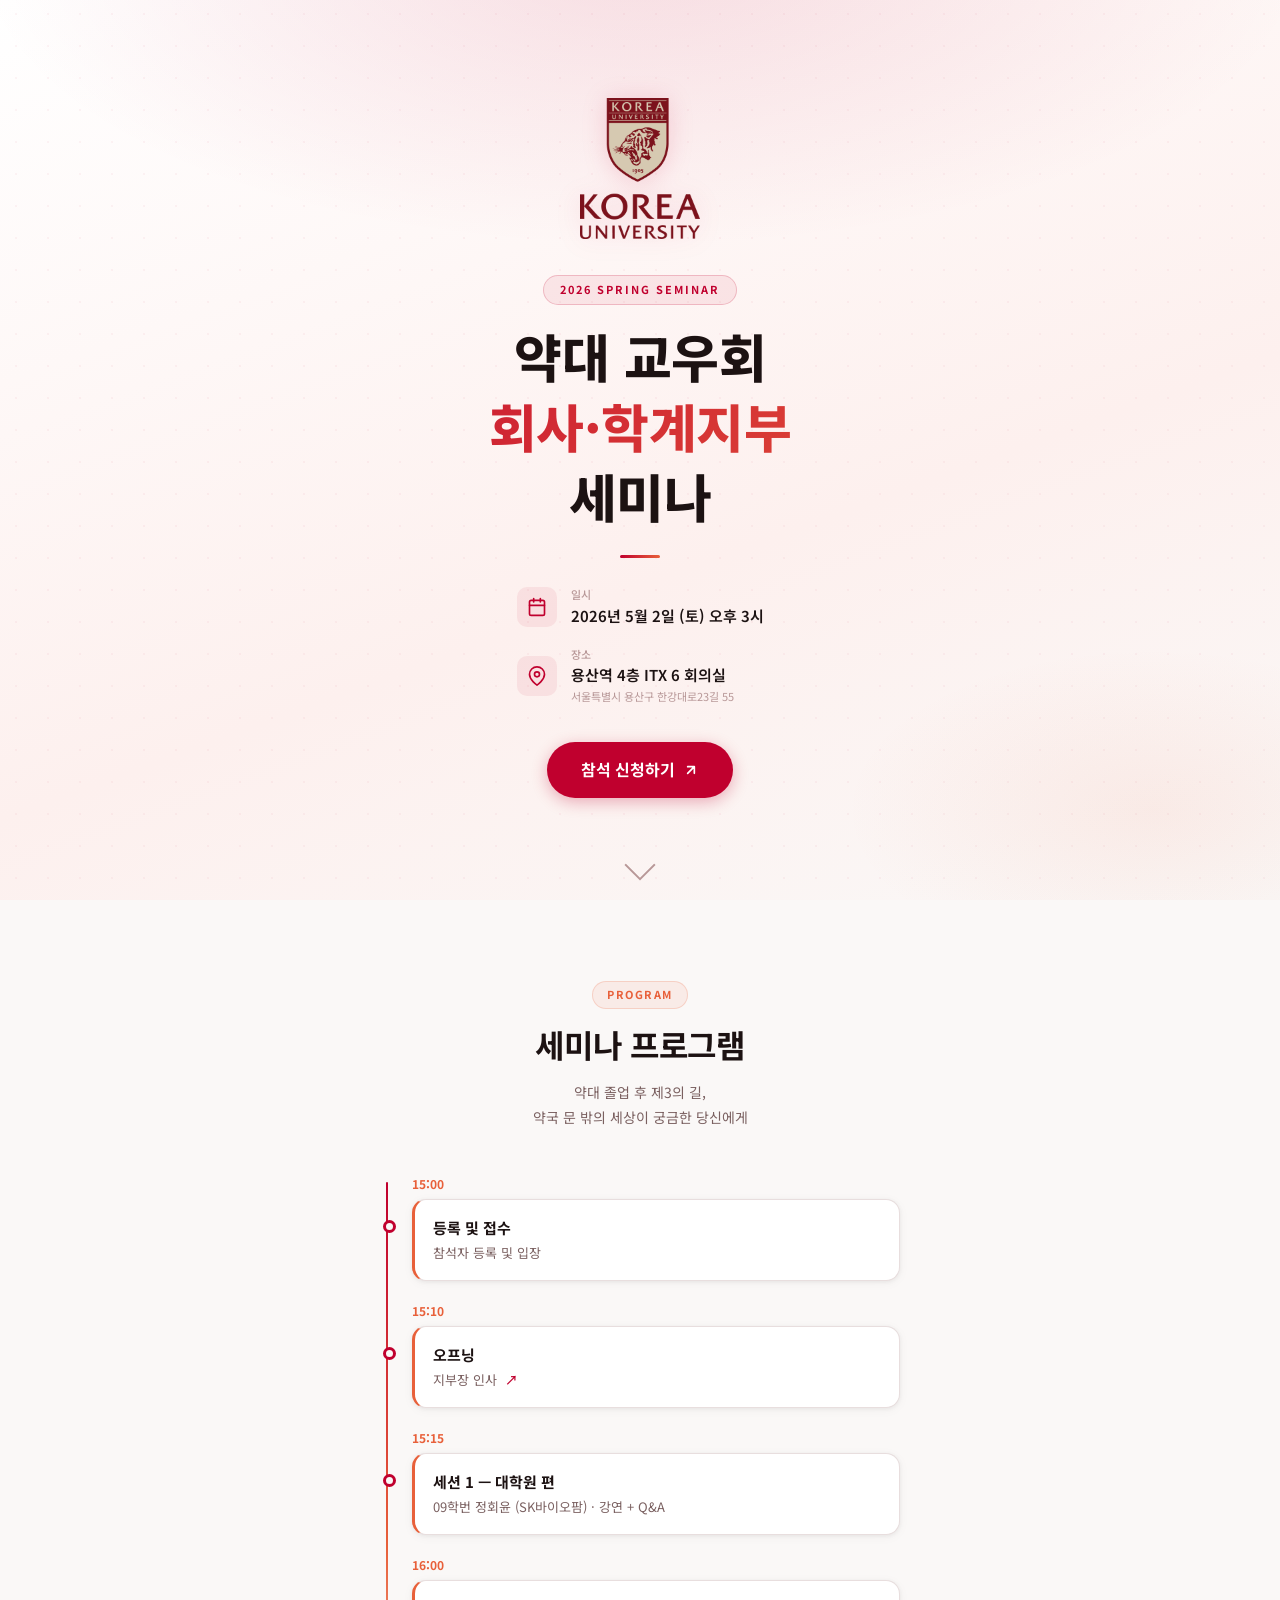
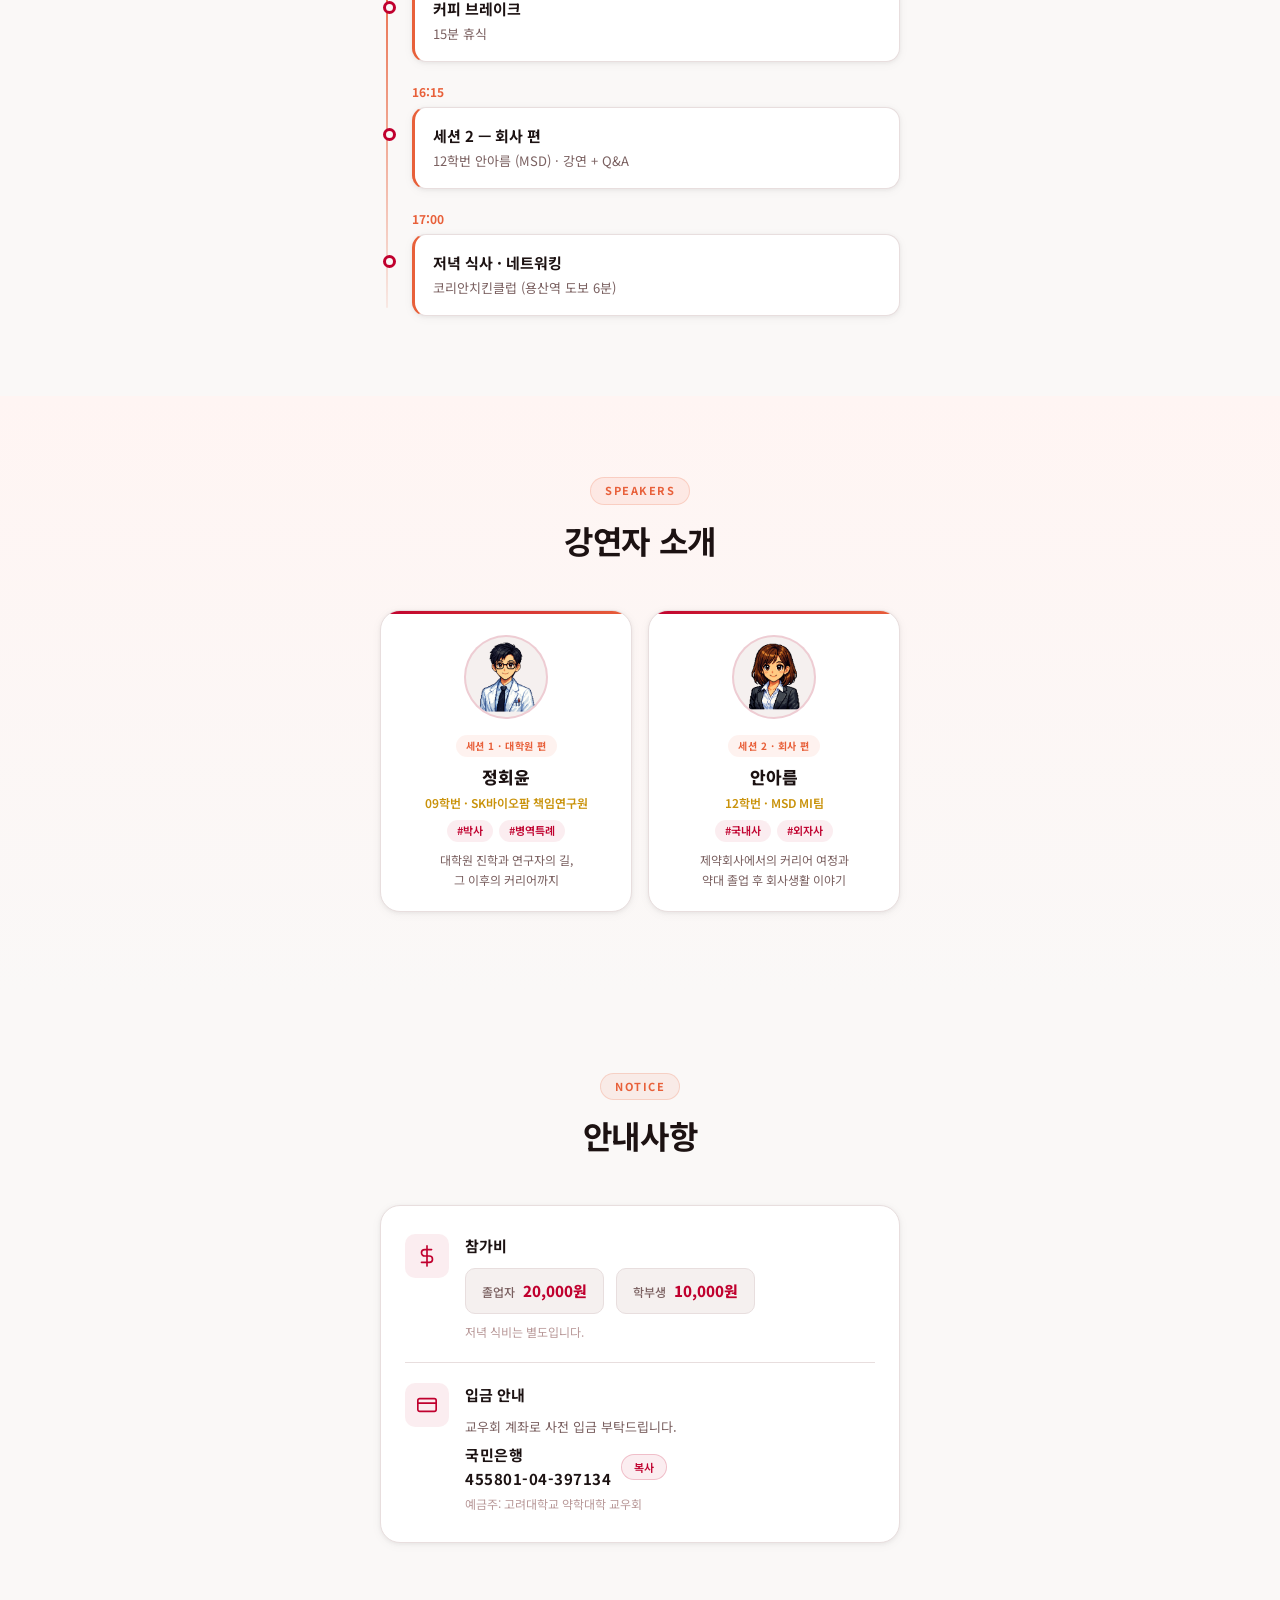
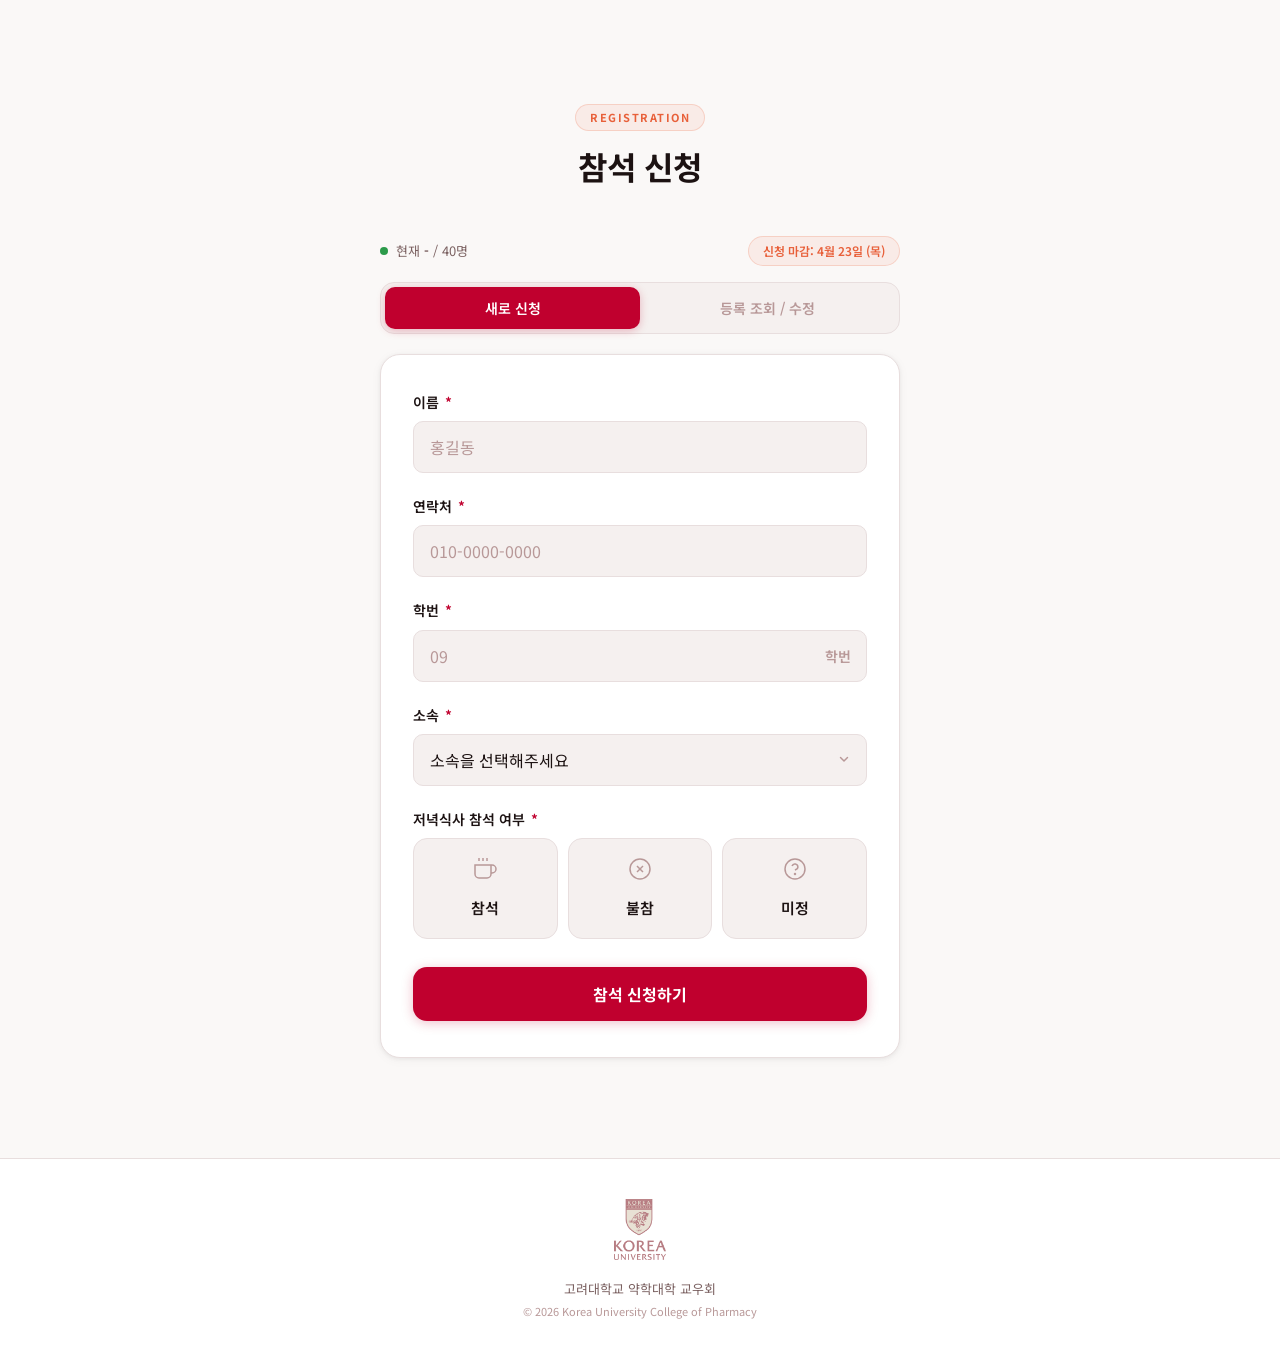
<file: index.html>
<!DOCTYPE html>
<html lang="ko">
<head>
  <meta charset="UTF-8">
  <meta name="viewport" content="width=device-width, initial-scale=1.0">
  <link rel="icon" type="image/png" href="img/emblem.png">
  <title>2026 고대약대 교우회 회사·학계지부 세미나 안내</title>
  <meta property="og:title" content="2026 고대약대 교우회 회사·학계지부 세미나 안내">
  <meta property="og:description" content="2026년 5월 2일 (토) 오후 3시 | 용산역 4층 ITX 6 회의실">
  <meta property="og:image" content="https://ku-alumni-seminar.pages.dev/img/og.png">
  <meta property="og:url" content="https://ku-alumni-seminar.pages.dev/">
  <meta property="og:type" content="website">
  <meta name="twitter:card" content="summary_large_image">
  <meta name="twitter:image" content="https://ku-alumni-seminar.pages.dev/img/og.png">
  <link rel="preconnect" href="https://fonts.googleapis.com">
  <link rel="preconnect" href="https://fonts.gstatic.com" crossorigin>
  <link href="https://fonts.googleapis.com/css2?family=Noto+Sans+KR:wght@300;400;500;600;700;900&display=swap" rel="stylesheet">
  <link rel="stylesheet" href="css/style.css">
</head>
<body>
  <!-- Hero Section -->
  <section class="hero">
    <div class="hero-bg-pattern"></div>
    <div class="hero-content">
      <img src="img/emblem.png" alt="고려대학교 엠블럼" class="hero-emblem">
      <div class="hero-badge">2026 SPRING SEMINAR</div>
      <h1 class="hero-title">
        <span class="title-line">약대 교우회</span>
        <span class="title-line accent">회사·학계지부</span>
        <span class="title-line">세미나</span>
      </h1>
      <div class="hero-divider"></div>
      <div class="hero-info">
        <div class="info-item">
          <div class="info-icon">
            <svg width="20" height="20" viewBox="0 0 24 24" fill="none" stroke="currentColor" stroke-width="2" stroke-linecap="round" stroke-linejoin="round"><rect x="3" y="4" width="18" height="18" rx="2" ry="2"/><line x1="16" y1="2" x2="16" y2="6"/><line x1="8" y1="2" x2="8" y2="6"/><line x1="3" y1="10" x2="21" y2="10"/></svg>
          </div>
          <div>
            <div class="info-label">일시</div>
            <div class="info-value">2026년 5월 2일 (토) 오후 3시</div>
          </div>
        </div>
        <div class="info-item">
          <div class="info-icon">
            <svg width="20" height="20" viewBox="0 0 24 24" fill="none" stroke="currentColor" stroke-width="2" stroke-linecap="round" stroke-linejoin="round"><path d="M21 10c0 7-9 13-9 13s-9-6-9-13a9 9 0 0 1 18 0z"/><circle cx="12" cy="10" r="3"/></svg>
          </div>
          <div>
            <div class="info-label">장소</div>
            <div class="info-value">용산역 4층 ITX 6 회의실</div>
            <div class="info-sub">서울특별시 용산구 한강대로23길 55</div>
          </div>
        </div>
      </div>
      <div class="countdown" id="countdown">
        <div class="cd-item"><span class="cd-num" id="cdDays">--</span><span class="cd-label">일</span></div>
        <div class="cd-sep">:</div>
        <div class="cd-item"><span class="cd-num" id="cdHours">--</span><span class="cd-label">시간</span></div>
        <div class="cd-sep">:</div>
        <div class="cd-item"><span class="cd-num" id="cdMin">--</span><span class="cd-label">분</span></div>
      </div>
      <a href="#register" class="hero-cta">
        참석 신청하기
        <svg width="16" height="16" viewBox="0 0 24 24" fill="none" stroke="currentColor" stroke-width="2.5" stroke-linecap="round" stroke-linejoin="round"><path d="M7 17l9.2-9.2M17 17V7H7"/></svg>
      </a>
    </div>
    <div class="scroll-indicator">
      <div class="scroll-arrow"></div>
    </div>
  </section>

  <!-- Program Section -->
  <section class="program" id="program">
    <div class="container">
      <div class="section-header">
        <span class="section-tag">PROGRAM</span>
        <h2 class="section-title">세미나 프로그램</h2>
        <p class="section-desc">약대 졸업 후 제3의 길,<br>약국 문 밖의 세상이 궁금한 당신에게</p>
      </div>
      <div class="timeline">
        <div class="timeline-item" data-aos>
          <div class="timeline-time">15:00</div>
          <div class="timeline-card">
            <div class="timeline-dot"></div>
            <h3>등록 및 접수</h3>
            <p>참석자 등록 및 입장</p>
          </div>
        </div>
        <div class="timeline-item" data-aos>
          <div class="timeline-time">15:10</div>
          <a class="timeline-card timeline-link" href="opening.html" target="_blank" rel="noopener">
            <div class="timeline-dot"></div>
            <h3>오프닝</h3>
            <p>지부장 인사 <span class="timeline-arrow">↗</span></p>
          </a>
        </div>
        <div class="timeline-item" data-aos>
          <div class="timeline-time">15:15</div>
          <div class="timeline-card">
            <div class="timeline-dot"></div>
            <h3>세션 1 — 대학원 편</h3>
            <p>09학번 정회윤 (SK바이오팜) · 강연 + Q&A</p>
          </div>
        </div>
        <div class="timeline-item" data-aos>
          <div class="timeline-time">16:00</div>
          <div class="timeline-card">
            <div class="timeline-dot"></div>
            <h3>커피 브레이크</h3>
            <p>15분 휴식</p>
          </div>
        </div>
        <div class="timeline-item" data-aos>
          <div class="timeline-time">16:15</div>
          <div class="timeline-card">
            <div class="timeline-dot"></div>
            <h3>세션 2 — 회사 편</h3>
            <p>12학번 안아름 (MSD) · 강연 + Q&A</p>
          </div>
        </div>
        <div class="timeline-item" data-aos>
          <div class="timeline-time">17:00</div>
          <div class="timeline-card">
            <div class="timeline-dot"></div>
            <h3>저녁 식사 · 네트워킹</h3>
            <p>코리안치킨클럽 (용산역 도보 6분)</p>
          </div>
        </div>
      </div>
    </div>
  </section>

  <!-- Speakers Section -->
  <section class="speakers" id="speakers">
    <div class="container">
      <div class="section-header">
        <span class="section-tag">SPEAKERS</span>
        <h2 class="section-title">강연자 소개</h2>
      </div>
      <div class="speakers-grid">
        <div class="speaker-card">
          <div class="speaker-avatar">
            <img src="img/speaker2.png" alt="정회윤" class="speaker-img">
          </div>
          <div class="speaker-session">세션 1 · 대학원 편</div>
          <div class="speaker-name">정회윤</div>
          <div class="speaker-info">09학번 · SK바이오팜 책임연구원</div>
          <div class="speaker-tags"><span class="speaker-tag">#박사</span><span class="speaker-tag">#병역특례</span></div>
          <p class="speaker-desc">대학원 진학과 연구자의 길,<br>그 이후의 커리어까지</p>
        </div>
        <div class="speaker-card">
          <div class="speaker-avatar">
            <img src="img/speaker1.png" alt="안아름" class="speaker-img">
          </div>
          <div class="speaker-session">세션 2 · 회사 편</div>
          <div class="speaker-name">안아름</div>
          <div class="speaker-info">12학번 · MSD MI팀</div>
          <div class="speaker-tags"><span class="speaker-tag">#국내사</span><span class="speaker-tag">#외자사</span></div>
          <p class="speaker-desc">제약회사에서의 커리어 여정과<br>약대 졸업 후 회사생활 이야기</p>
        </div>
      </div>
    </div>
  </section>

  <!-- Notice Section -->
  <section class="notice" id="notice">
    <div class="container">
      <div class="section-header">
        <span class="section-tag">NOTICE</span>
        <h2 class="section-title">안내사항</h2>
      </div>
      <div class="notice-card">
        <div class="notice-item">
          <div class="notice-icon">
            <svg width="22" height="22" viewBox="0 0 24 24" fill="none" stroke="currentColor" stroke-width="1.8" stroke-linecap="round" stroke-linejoin="round"><line x1="12" y1="1" x2="12" y2="23"/><path d="M17 5H9.5a3.5 3.5 0 000 7h5a3.5 3.5 0 010 7H6"/></svg>
          </div>
          <div class="notice-content">
            <h3>참가비</h3>
            <div class="fee-grid">
              <div class="fee-item">
                <span class="fee-label">졸업자</span>
                <span class="fee-amount">20,000원</span>
              </div>
              <div class="fee-item">
                <span class="fee-label">학부생</span>
                <span class="fee-amount">10,000원</span>
              </div>
            </div>
            <p class="notice-sub">저녁 식비는 별도입니다.</p>
          </div>
        </div>
        <div class="notice-divider"></div>
        <div class="notice-item">
          <div class="notice-icon">
            <svg width="22" height="22" viewBox="0 0 24 24" fill="none" stroke="currentColor" stroke-width="1.8" stroke-linecap="round" stroke-linejoin="round"><rect x="2" y="5" width="20" height="14" rx="2"/><line x1="2" y1="10" x2="22" y2="10"/></svg>
          </div>
          <div class="notice-content">
            <h3>입금 안내</h3>
            <p class="notice-account">교우회 계좌로 사전 입금 부탁드립니다.</p>
            <div class="bank-row">
              <p class="notice-bank">국민은행<br>455801-04-397134</p>
              <button class="btn-copy" onclick="navigator.clipboard.writeText('45580104397134').then(()=>{this.textContent='복사됨!';setTimeout(()=>this.textContent='복사',1500)})">복사</button>
            </div>
            <p class="notice-depositor">예금주: 고려대학교 약학대학 교우회</p>
          </div>
        </div>
      </div>
    </div>
  </section>

  <!-- Registration Section -->
  <section class="register" id="register">
    <div class="container">
      <div class="section-header">
        <span class="section-tag">REGISTRATION</span>
        <h2 class="section-title">참석 신청</h2>
      </div>

      <div class="reg-meta">
        <div class="attendee-counter" id="attendeeCounter">
          <div class="counter-dot"></div>
          <span>현재 <strong id="attendeeCount">-</strong> / 40명</span>
        </div>
        <div class="deadline-notice">신청 마감: 4월 23일 (목)</div>
      </div>

      <!-- Mode Toggle -->
      <div class="form-mode-toggle">
        <button class="mode-btn active" data-mode="register">새로 신청</button>
        <button class="mode-btn" data-mode="lookup">등록 조회 / 수정</button>
      </div>

      <!-- Lookup Panel -->
      <div class="lookup-panel" id="lookupPanel" style="display:none;">
        <div class="lookup-card">
          <p class="lookup-desc">등록하신 전화번호를 입력하면 기존 정보를 불러옵니다.</p>
          <div class="lookup-input-group">
            <input type="tel" id="lookupPhone" class="input" placeholder="010-0000-0000" maxlength="13">
            <button class="btn-lookup" id="btnLookup">조회</button>
          </div>
          <div class="lookup-message" id="lookupMessage"></div>
        </div>
      </div>

      <!-- Registration Form -->
      <form class="reg-form" id="regForm">
        <div class="form-card">
          <div class="form-group">
            <label class="form-label" for="name">
              이름
              <span class="required">*</span>
            </label>
            <input type="text" id="name" class="input" placeholder="홍길동" required>
          </div>

          <div class="form-group">
            <label class="form-label" for="phone">
              연락처
              <span class="required">*</span>
            </label>
            <input type="tel" id="phone" class="input" placeholder="010-0000-0000" maxlength="13" required>
          </div>

          <div class="form-group">
            <label class="form-label" for="generation">
              학번
              <span class="required">*</span>
            </label>
            <div class="input-suffix-wrap">
              <input type="number" id="generation" class="input" placeholder="09" min="1" max="99" required>
              <span class="input-suffix">학번</span>
            </div>
          </div>

          <div class="form-group">
            <label class="form-label" for="affiliation">
              소속
              <span class="required">*</span>
            </label>
            <div class="select-wrap">
              <select id="affiliation" class="input" required>
                <option value="" disabled selected>소속을 선택해주세요</option>
                <option value="회사">회사</option>
                <option value="약국">약국</option>
                <option value="병원">병원</option>
                <option value="학계">학계</option>
                <option value="학부생">학부생</option>
              </select>
              <div class="select-arrow">
                <svg width="14" height="14" viewBox="0 0 24 24" fill="none" stroke="currentColor" stroke-width="2.5" stroke-linecap="round" stroke-linejoin="round"><polyline points="6 9 12 15 18 9"/></svg>
              </div>
            </div>
          </div>

          <div class="form-group">
            <label class="form-label">
              저녁식사 참석 여부
              <span class="required">*</span>
            </label>
            <div class="radio-group">
              <label class="radio-card">
                <input type="radio" name="dinner" value="참석" required>
                <div class="radio-card-inner">
                  <div class="radio-icon">
                    <svg width="24" height="24" viewBox="0 0 24 24" fill="none" stroke="currentColor" stroke-width="1.5"><path d="M18 8h1a4 4 0 010 8h-1M2 8h16v9a4 4 0 01-4 4H6a4 4 0 01-4-4V8z"/><line x1="6" y1="1" x2="6" y2="4"/><line x1="10" y1="1" x2="10" y2="4"/><line x1="14" y1="1" x2="14" y2="4"/></svg>
                  </div>
                  <span>참석</span>
                </div>
              </label>
              <label class="radio-card">
                <input type="radio" name="dinner" value="불참">
                <div class="radio-card-inner">
                  <div class="radio-icon">
                    <svg width="24" height="24" viewBox="0 0 24 24" fill="none" stroke="currentColor" stroke-width="1.5"><circle cx="12" cy="12" r="10"/><line x1="15" y1="9" x2="9" y2="15"/><line x1="9" y1="9" x2="15" y2="15"/></svg>
                  </div>
                  <span>불참</span>
                </div>
              </label>
              <label class="radio-card">
                <input type="radio" name="dinner" value="미정">
                <div class="radio-card-inner">
                  <div class="radio-icon">
                    <svg width="24" height="24" viewBox="0 0 24 24" fill="none" stroke="currentColor" stroke-width="1.5"><circle cx="12" cy="12" r="10"/><path d="M9.09 9a3 3 0 015.83 1c0 2-3 3-3 3"/><circle cx="12" cy="17" r="0.5"/></svg>
                  </div>
                  <span>미정</span>
                </div>
              </label>
            </div>
          </div>

          <button type="submit" class="btn-submit" id="btnSubmit">
            <span class="btn-text">참석 신청하기</span>
            <div class="btn-spinner" style="display:none;">
              <div class="spinner"></div>
            </div>
          </button>
        </div>
      </form>

      <!-- Success Message -->
      <div class="success-panel" id="successPanel" style="display:none;">
        <div class="success-card">
          <div class="success-icon">
            <svg width="48" height="48" viewBox="0 0 24 24" fill="none" stroke="currentColor" stroke-width="2" stroke-linecap="round" stroke-linejoin="round"><path d="M22 11.08V12a10 10 0 11-5.93-9.14"/><polyline points="22 4 12 14.01 9 11.01"/></svg>
          </div>
          <h3 class="success-title" id="successTitle">신청이 완료되었습니다!</h3>
          <p class="success-desc">세미나 당일 뵙겠습니다!</p>
          <div class="success-bank">
            <p class="success-bank-title">참가비 입금 안내</p>
            <p class="success-bank-info">국민은행 455801-04-397134</p>
            <p class="success-bank-sub">예금주: 고려대학교 약학대학 교우회</p>
            <p class="success-bank-fee">졸업자 20,000원 · 학부생 10,000원</p>
          </div>
          <button class="btn-another" id="btnAnother">새로운 신청하기</button>
        </div>
      </div>
    </div>
  </section>

  <!-- Footer -->
  <footer class="footer">
    <div class="container">
      <img src="img/emblem.png" alt="고려대학교 엠블럼" class="footer-emblem">
      <p class="footer-text">고려대학교 약학대학 교우회</p>
      <p class="footer-copyright">&copy; 2026 Korea University College of Pharmacy</p>
    </div>
  </footer>

  <script src="js/app.js"></script>
</body>
</html>
</file>
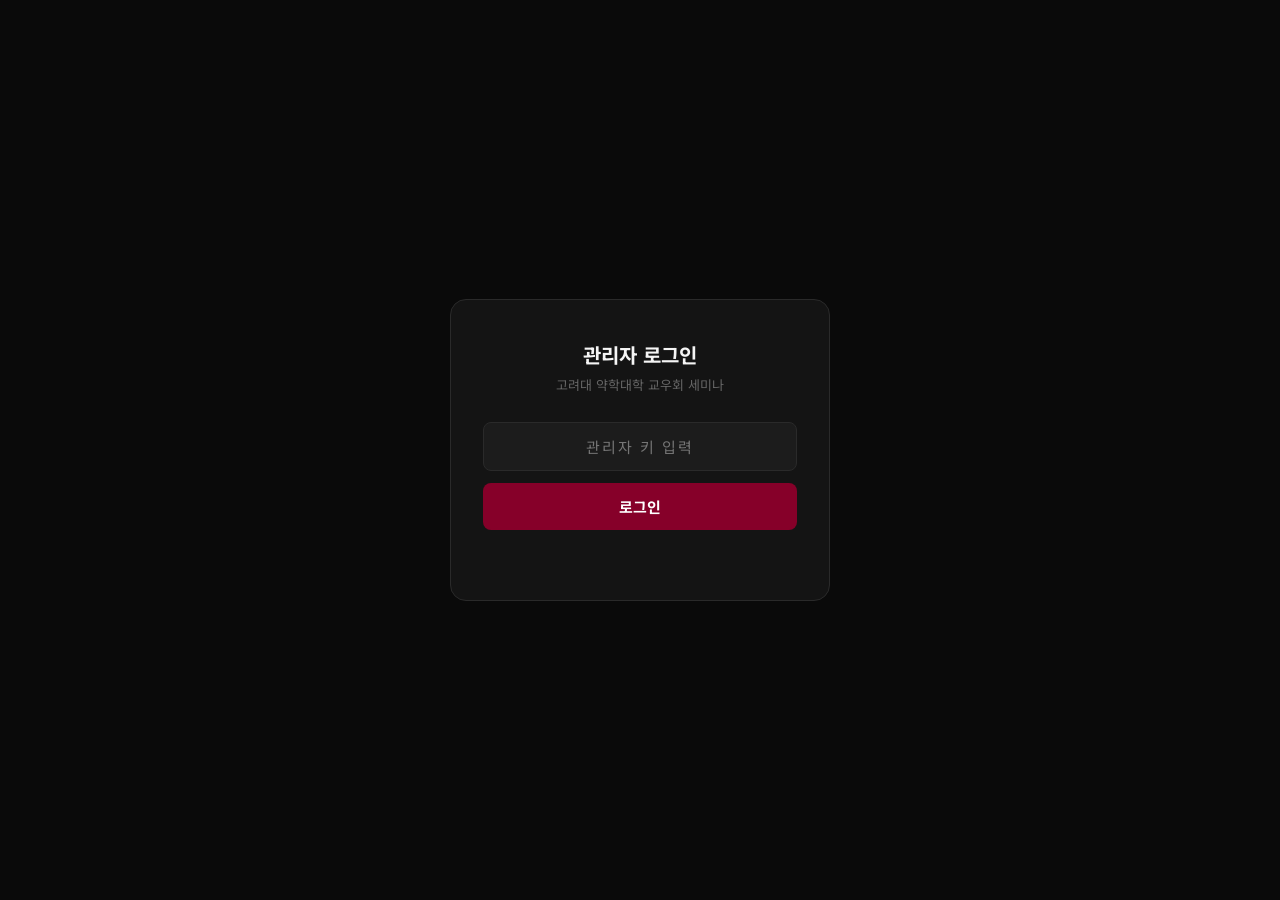
<file: admin.html>
<!DOCTYPE html>
<html lang="ko">
<head>
  <meta charset="UTF-8">
  <meta name="viewport" content="width=device-width, initial-scale=1.0">
  <title>참석자 관리 — KU 약학대학 교우회</title>
  <link rel="preconnect" href="https://fonts.googleapis.com">
  <link href="https://fonts.googleapis.com/css2?family=Noto+Sans+KR:wght@400;500;600;700&display=swap" rel="stylesheet">
  <style>
    :root {
      --crimson: #860029;
      --bg: #0a0a0a;
      --bg-card: #141414;
      --bg-input: #1c1c1c;
      --border: #2a2a2a;
      --text: #f5f5f5;
      --text-secondary: #a0a0a0;
      --text-muted: #666;
    }

    * { margin: 0; padding: 0; box-sizing: border-box; }

    body {
      font-family: 'Noto Sans KR', sans-serif;
      background: var(--bg);
      color: var(--text);
      min-height: 100vh;
      -webkit-font-smoothing: antialiased;
    }

    /* ── Login ── */
    .login-wrap {
      display: flex;
      align-items: center;
      justify-content: center;
      min-height: 100vh;
      padding: 20px;
    }

    .login-card {
      background: var(--bg-card);
      border: 1px solid var(--border);
      border-radius: 16px;
      padding: 40px 32px;
      width: 100%;
      max-width: 380px;
      text-align: center;
    }

    .login-title {
      font-size: 20px;
      font-weight: 700;
      margin-bottom: 6px;
    }

    .login-sub {
      font-size: 13px;
      color: var(--text-muted);
      margin-bottom: 28px;
    }

    .login-input {
      width: 100%;
      padding: 13px 16px;
      background: var(--bg-input);
      border: 1.5px solid var(--border);
      border-radius: 8px;
      color: var(--text);
      font-size: 15px;
      font-family: inherit;
      outline: none;
      margin-bottom: 12px;
      text-align: center;
      letter-spacing: 2px;
    }

    .login-input:focus {
      border-color: var(--crimson);
    }

    .login-btn {
      width: 100%;
      padding: 13px;
      background: var(--crimson);
      border: none;
      border-radius: 8px;
      color: white;
      font-size: 15px;
      font-weight: 700;
      cursor: pointer;
      font-family: inherit;
    }

    .login-error {
      margin-top: 10px;
      font-size: 13px;
      color: #ff6b6b;
      min-height: 20px;
    }

    /* ── Admin Panel ── */
    .admin-wrap { display: none; }

    .header {
      background: var(--bg-card);
      border-bottom: 1px solid var(--border);
      padding: 16px 24px;
      display: flex;
      align-items: center;
      justify-content: space-between;
      flex-wrap: wrap;
      gap: 12px;
    }

    .header-title {
      font-size: 16px;
      font-weight: 700;
    }

    .header-sub {
      font-size: 12px;
      color: var(--text-muted);
    }

    .header-actions {
      display: flex;
      gap: 8px;
    }

    .btn {
      padding: 8px 16px;
      border-radius: 8px;
      font-size: 13px;
      font-weight: 600;
      cursor: pointer;
      border: none;
      font-family: inherit;
      transition: opacity 0.2s;
    }

    .btn:hover { opacity: 0.8; }

    .btn-primary { background: var(--crimson); color: white; }
    .btn-secondary { background: var(--bg-input); color: var(--text); border: 1px solid var(--border); }
    .btn-danger { background: #c0392b; color: white; }

    .stats-bar {
      display: flex;
      gap: 16px;
      padding: 16px 24px;
      flex-wrap: wrap;
    }

    .stat-item {
      background: var(--bg-card);
      border: 1px solid var(--border);
      border-radius: 10px;
      padding: 12px 20px;
      text-align: center;
      min-width: 100px;
    }

    .stat-num {
      font-size: 24px;
      font-weight: 800;
      color: var(--crimson);
    }

    .stat-label {
      font-size: 11px;
      color: var(--text-muted);
      margin-top: 2px;
    }

    .table-wrap {
      overflow-x: auto;
      padding: 0 24px 40px;
    }

    table {
      width: 100%;
      border-collapse: collapse;
      font-size: 14px;
      min-width: 640px;
    }

    thead tr {
      border-bottom: 2px solid var(--crimson);
    }

    th {
      padding: 10px 12px;
      text-align: left;
      font-size: 11px;
      font-weight: 700;
      color: var(--text-muted);
      text-transform: uppercase;
      letter-spacing: 1px;
      white-space: nowrap;
    }

    tbody tr {
      border-bottom: 1px solid var(--border);
      transition: background 0.15s;
    }

    tbody tr:hover { background: var(--bg-card); }

    td {
      padding: 12px;
      white-space: nowrap;
    }

    .badge {
      display: inline-block;
      padding: 2px 10px;
      border-radius: 100px;
      font-size: 12px;
      font-weight: 600;
    }

    .badge-dinner { background: rgba(34,197,94,0.15); color: #22c55e; }
    .badge-no-dinner { background: rgba(239,68,68,0.15); color: #ef4444; }
    .badge-undecided { background: rgba(200,160,0,0.2); color: #e0b040; }

    .btn-del {
      padding: 4px 10px;
      background: none;
      border: 1px solid #c0392b;
      border-radius: 6px;
      color: #c0392b;
      font-size: 12px;
      cursor: pointer;
      font-family: inherit;
      transition: all 0.2s;
    }

    .btn-del:hover { background: #c0392b; color: white; }

    /* ── Payment checkbox ── */
    .paid-check {
      width: 18px;
      height: 18px;
      accent-color: var(--crimson);
      cursor: pointer;
    }

    /* ── Charts ── */
    .charts-section {
      display: none;
      gap: 20px;
      padding: 0 24px 20px;
      grid-template-columns: 1fr 1fr;
    }

    .chart-card {
      background: var(--bg-card);
      border: 1px solid var(--border);
      border-radius: 12px;
      padding: 24px;
    }

    .chart-title {
      font-size: 13px;
      font-weight: 700;
      color: var(--text-secondary);
      margin-bottom: 20px;
      text-transform: uppercase;
      letter-spacing: 1px;
    }

    .legend-value {
      font-size: 15px;
      font-weight: 700;
      margin-left: auto;
      min-width: 32px;
      text-align: right;
    }

    /* Bar chart */
    .bar-chart {
      display: flex;
      flex-direction: column;
      gap: 16px;
    }

    .bar-row {
      display: flex;
      align-items: center;
      gap: 12px;
    }

    .bar-label {
      font-size: 13px;
      color: var(--text-secondary);
      width: 50px;
      text-align: right;
      flex-shrink: 0;
    }

    .bar-track {
      flex: 1;
      height: 28px;
      background: var(--bg-input);
      border-radius: 6px;
      overflow: hidden;
      position: relative;
    }

    .bar-fill {
      height: 100%;
      border-radius: 6px;
      transition: width 0.6s ease;
      display: flex;
      align-items: center;
      padding-left: 10px;
      font-size: 12px;
      font-weight: 700;
      color: white;
      min-width: fit-content;
    }

    .bar-count {
      font-size: 15px;
      font-weight: 700;
      width: 36px;
      text-align: right;
      flex-shrink: 0;
    }

    @media (max-width: 700px) {
      .charts-section { grid-template-columns: 1fr; }
      .donut-wrap { flex-direction: column; gap: 20px; }
    }

    .loading {
      text-align: center;
      padding: 60px 20px;
      color: var(--text-muted);
    }

    .empty {
      text-align: center;
      padding: 60px 20px;
      color: var(--text-muted);
      font-size: 14px;
    }
  </style>
</head>
<body>

<!-- Login -->
<div class="login-wrap" id="loginWrap">
  <div class="login-card">
    <div class="login-title">관리자 로그인</div>
    <div class="login-sub">고려대 약학대학 교우회 세미나</div>
    <input type="password" class="login-input" id="adminKey" placeholder="관리자 키 입력" autocomplete="off">
    <button class="login-btn" id="loginBtn">로그인</button>
    <div class="login-error" id="loginError"></div>
  </div>
</div>

<!-- Admin Panel -->
<div class="admin-wrap" id="adminWrap">
  <div class="header">
    <div>
      <div class="header-title">참석자 관리</div>
      <div class="header-sub">2026 고려대학교 약학대학 교우회 회사지부 세미나</div>
    </div>
    <div class="header-actions">
      <button class="btn btn-secondary" id="btnRefresh">새로고침</button>
      <button class="btn btn-primary" id="btnCsv">CSV 다운로드</button>
    </div>
  </div>

  <div class="stats-bar" id="statsBar">
    <div class="stat-item">
      <div class="stat-num" id="statTotal">-</div>
      <div class="stat-label">총 참석자</div>
    </div>
    <div class="stat-item">
      <div class="stat-num" id="statDinner">-</div>
      <div class="stat-label">저녁 참석</div>
    </div>
    <div class="stat-item">
      <div class="stat-num" id="statNoDinner">-</div>
      <div class="stat-label">저녁 불참</div>
    </div>
    <div class="stat-item">
      <div class="stat-num" id="statUndecided">-</div>
      <div class="stat-label">저녁 미정</div>
    </div>
    <div class="stat-item">
      <div class="stat-num" id="statPaid">-</div>
      <div class="stat-label">입금 완료</div>
    </div>
  </div>

  <div class="charts-section" id="chartsSection">
    <div class="chart-card">
      <div class="chart-title">학번별 참석 현황</div>
      <div class="bar-chart" id="barChart"></div>
    </div>
    <div class="chart-card">
      <div class="chart-title">소속별 참석 현황</div>
      <div class="bar-chart" id="affiliationChart"></div>
    </div>
  </div>

  <div class="table-wrap">
    <div class="loading" id="tableLoading">불러오는 중...</div>
    <table id="regTable" style="display:none;">
      <thead>
        <tr>
          <th>#</th>
          <th>이름</th>
          <th>연락처</th>
          <th>학번</th>
          <th>소속</th>
          <th>저녁식사</th>
          <th>입금</th>
          <th>등록일시</th>
          <th>수정일시</th>
          <th></th>
        </tr>
      </thead>
      <tbody id="regTbody"></tbody>
    </table>
    <div class="empty" id="tableEmpty" style="display:none;">등록된 참석자가 없습니다.</div>
  </div>
</div>

<script>
  // ── CONFIG ──────────────────────────────────────────────
  const WORKER_URL = 'https://ku-seminar-api.leejaeyoung2026.workers.dev'; // e.g. https://ku-seminar-api.your-id.workers.dev

  let adminKey = '';

  // ── Login ────────────────────────────────────────────────
  document.getElementById('loginBtn').addEventListener('click', doLogin);
  document.getElementById('adminKey').addEventListener('keydown', e => {
    if (e.key === 'Enter') doLogin();
  });

  async function doLogin() {
    const key = document.getElementById('adminKey').value.trim();
    if (!key) return;

    document.getElementById('loginError').textContent = '확인 중...';

    try {
      const res = await fetch(`${WORKER_URL}/admin/list?key=${encodeURIComponent(key)}`);
      const data = await res.json();

      if (data.error === 'unauthorized') {
        document.getElementById('loginError').textContent = '키가 올바르지 않습니다.';
        return;
      }

      adminKey = key;
      document.getElementById('loginWrap').style.display = 'none';
      document.getElementById('adminWrap').style.display = 'block';
      renderTable(data.records);
    } catch {
      document.getElementById('loginError').textContent = '서버 연결 실패. Worker URL을 확인해주세요.';
    }
  }

  // ── Load Data ────────────────────────────────────────────
  async function loadData() {
    document.getElementById('tableLoading').style.display = 'block';
    document.getElementById('regTable').style.display = 'none';
    document.getElementById('tableEmpty').style.display = 'none';

    const res = await fetch(`${WORKER_URL}/admin/list?key=${encodeURIComponent(adminKey)}`);
    const data = await res.json();
    renderTable(data.records);
  }

  function renderTable(records) {
    document.getElementById('tableLoading').style.display = 'none';

    const dinner = records.filter(r => r.dinner === '참석').length;
    const noDinner = records.filter(r => r.dinner === '불참').length;
    const undecided = records.filter(r => r.dinner === '미정').length;
    const paid = records.filter(r => r.paid).length;
    document.getElementById('statTotal').textContent = records.length;
    document.getElementById('statDinner').textContent = dinner;
    document.getElementById('statNoDinner').textContent = noDinner;
    document.getElementById('statUndecided').textContent = undecided;
    document.getElementById('statPaid').textContent = paid;

    renderCharts(records);

    if (!records.length) {
      document.getElementById('tableEmpty').style.display = 'block';
      return;
    }

    const tbody = document.getElementById('regTbody');
    tbody.innerHTML = records.map((r, i) => `
      <tr>
        <td style="color:var(--text-muted)">${i + 1}</td>
        <td><strong>${r.name}</strong></td>
        <td>${r.phone}</td>
        <td>${r.generation}학번</td>
        <td>${r.affiliation}</td>
        <td>
          <span class="badge ${r.dinner === '참석' ? 'badge-dinner' : r.dinner === '미정' ? 'badge-undecided' : 'badge-no-dinner'}">
            ${r.dinner}
          </span>
        </td>
        <td style="text-align:center">
          <input type="checkbox" class="paid-check" ${r.paid ? 'checked' : ''}
            onchange="togglePaid('${r.phone}', this)">
        </td>
        <td style="color:var(--text-secondary);font-size:12px">${r.registeredAt}</td>
        <td style="color:var(--text-muted);font-size:12px">${r.updatedAt || '-'}</td>
        <td>
          <button class="btn-del" onclick="deleteRecord('${r.phone}', '${r.name}')">삭제</button>
        </td>
      </tr>
    `).join('');

    document.getElementById('regTable').style.display = 'table';
  }

  // ── Charts ─────────────────────────────────────────────
  function renderCharts(records) {
    const section = document.getElementById('chartsSection');
    if (!records.length) {
      section.style.display = 'none';
      return;
    }
    section.style.display = 'grid';

    // Bar chart — group by generation
    const genMap = {};
    records.forEach(r => {
      const g = r.generation || '?';
      if (!genMap[g]) genMap[g] = { total: 0, dinner: 0 };
      genMap[g].total++;
      if (r.dinner === '참석') genMap[g].dinner++;
    });

    const gens = Object.keys(genMap).sort((a, b) => Number(a) - Number(b));
    const maxCount = Math.max(...gens.map(g => genMap[g].total));

    document.getElementById('barChart').innerHTML = gens.map(g => {
      const d = genMap[g];
      const totalW = maxCount ? (d.total / maxCount * 100) : 0;
      const dinnerW = d.total ? (d.dinner / d.total * 100) : 0;
      return `
        <div class="bar-row">
          <div class="bar-label">${g}학번</div>
          <div class="bar-track">
            <div class="bar-fill" style="width:${totalW}%;background:linear-gradient(90deg, var(--crimson), #e07090)">
              <span style="opacity:0.9">${dinnerW > 0 ? Math.round(dinnerW) + '% 저녁' : ''}</span>
            </div>
          </div>
          <div class="bar-count">${d.total}</div>
        </div>`;
    }).join('');

    // Bar chart — group by affiliation
    const affMap = {};
    records.forEach(r => {
      const a = r.affiliation || '미입력';
      if (!affMap[a]) affMap[a] = 0;
      affMap[a]++;
    });
    const affs = Object.keys(affMap).sort((a, b) => affMap[b] - affMap[a]);
    const maxAff = Math.max(...affs.map(a => affMap[a]));
    document.getElementById('affiliationChart').innerHTML = affs.map(a => {
      const w = maxAff ? (affMap[a] / maxAff * 100) : 0;
      return `
        <div class="bar-row">
          <div class="bar-label">${a}</div>
          <div class="bar-track">
            <div class="bar-fill" style="width:${w}%;background:linear-gradient(90deg,#6366f1,#a78bfa)"></div>
          </div>
          <div class="bar-count">${affMap[a]}</div>
        </div>`;
    }).join('');
  }

  // ── Toggle Paid ─────────────────────────────────────────
  async function togglePaid(phone, checkbox) {
    try {
      const res = await fetch(`${WORKER_URL}/admin/paid?key=${encodeURIComponent(adminKey)}&phone=${encodeURIComponent(phone)}`, {
        method: 'PUT',
      });
      const data = await res.json();
      if (!data.success) {
        checkbox.checked = !checkbox.checked;
        alert('입금 상태 변경 실패');
        return;
      }
      // Update paid stat without full reload
      const statEl = document.getElementById('statPaid');
      const current = parseInt(statEl.textContent) || 0;
      statEl.textContent = data.paid ? current + 1 : current - 1;
    } catch {
      checkbox.checked = !checkbox.checked;
      alert('서버 연결 실패');
    }
  }

  // ── Delete ───────────────────────────────────────────────
  async function deleteRecord(phone, name) {
    if (!confirm(`${name}(${phone}) 을(를) 삭제할까요?`)) return;

    await fetch(`${WORKER_URL}/admin/delete?key=${encodeURIComponent(adminKey)}&phone=${encodeURIComponent(phone)}`);
    loadData();
  }

  // ── Buttons ──────────────────────────────────────────────
  document.getElementById('btnRefresh').addEventListener('click', loadData);

  document.getElementById('btnCsv').addEventListener('click', () => {
    window.open(`${WORKER_URL}/admin/csv?key=${encodeURIComponent(adminKey)}`, '_blank');
  });
</script>
</body>
</html>
</file>
<file: css/style.css>
/* ============================================
   KU Alumni Seminar — Light Theme
   ============================================ */

:root {
  --crimson: #c0002e;
  --crimson-dark: #8a001f;
  --crimson-light: #e0103e;
  --crimson-glow: rgba(192, 0, 46, 0.1);
  --crimson-muted: rgba(192, 0, 46, 0.07);

  --coral: #e8603a;
  --coral-light: #f07555;
  --coral-muted: rgba(232, 96, 58, 0.08);

  --gold: #c9920a;

  --bg: #faf8f7;
  --bg-card: #ffffff;
  --bg-card-hover: #fdf5f4;
  --bg-input: #f5f0ef;

  --text: #1c1212;
  --text-secondary: #7a6060;
  --text-muted: #b89898;

  --border: #e8dede;
  --border-focus: var(--crimson);

  --shadow-sm: 0 1px 4px rgba(0, 0, 0, 0.06), 0 2px 12px rgba(0, 0, 0, 0.04);
  --shadow-md: 0 4px 16px rgba(0, 0, 0, 0.08), 0 1px 4px rgba(0, 0, 0, 0.04);

  --radius: 20px;
  --radius-sm: 14px;
  --radius-xs: 10px;

  --transition: 0.25s cubic-bezier(0.4, 0, 0.2, 1);
  --bounce: 0.5s cubic-bezier(0.34, 1.56, 0.64, 1);
}

/* ---- Reset ---- */
*, *::before, *::after {
  margin: 0;
  padding: 0;
  box-sizing: border-box;
}

html {
  scroll-behavior: smooth;
  -webkit-tap-highlight-color: transparent;
}

body {
  font-family: 'Noto Sans KR', -apple-system, BlinkMacSystemFont, sans-serif;
  background: var(--bg);
  color: var(--text);
  line-height: 1.6;
  overflow-x: hidden;
  -webkit-font-smoothing: antialiased;
}

.container {
  width: 100%;
  max-width: 560px;
  margin: 0 auto;
  padding: 0 20px;
}

/* ============================================
   HERO SECTION
   ============================================ */
.hero {
  position: relative;
  min-height: 100svh;
  display: flex;
  flex-direction: column;
  align-items: center;
  justify-content: center;
  padding: 80px 20px 64px;
  overflow: hidden;
  background: linear-gradient(160deg, #fff 0%, #fdf0ee 60%, #faf8f7 100%);
}

.hero-bg-pattern {
  position: absolute;
  inset: 0;
  background:
    radial-gradient(ellipse 80% 50% at 50% -5%, rgba(192, 0, 46, 0.12) 0%, transparent 65%),
    radial-gradient(ellipse 40% 30% at 90% 90%, rgba(232, 96, 58, 0.08) 0%, transparent 60%);
  pointer-events: none;
}

.hero-bg-pattern::before {
  content: '';
  position: absolute;
  top: -50%;
  left: -50%;
  width: 200%;
  height: 200%;
  background-image:
    radial-gradient(circle at center, rgba(192, 0, 46, 0.04) 1px, transparent 1px);
  background-size: 32px 32px;
  animation: patternDrift 25s linear infinite;
}

@keyframes patternDrift {
  0% { transform: translate(0, 0); }
  100% { transform: translate(32px, 32px); }
}

.hero-content {
  position: relative;
  z-index: 1;
  width: 100%;
  text-align: center;
  animation: fadeUp 1s ease-out;
}

.hero-emblem {
  display: block;
  width: 100px;
  height: auto;
  margin: 0 auto 36px;
  filter: drop-shadow(0 2px 12px rgba(192, 0, 46, 0.15));
  animation: fadeUp 0.8s ease-out 0.1s both;
}

.hero-badge {
  display: inline-block;
  padding: 5px 16px;
  background: var(--crimson-muted);
  border: 1px solid rgba(192, 0, 46, 0.2);
  border-radius: 100px;
  font-size: 11px;
  font-weight: 700;
  letter-spacing: 2px;
  color: var(--crimson);
  margin-bottom: 16px;
  animation: fadeUp 1s ease-out 0.2s both;
}

.hero-title {
  font-size: 36px;
  font-weight: 800;
  line-height: 1.35;
  letter-spacing: -0.5px;
  margin-bottom: 24px;
  color: var(--text);
}

.title-line {
  display: block;
  animation: fadeUp 0.8s ease-out both;
}

.title-line:nth-child(1) { animation-delay: 0.3s; }
.title-line:nth-child(2) { animation-delay: 0.5s; }
.title-line:nth-child(3) { animation-delay: 0.7s; }

.title-line.accent {
  background: linear-gradient(135deg, var(--crimson), var(--coral));
  -webkit-background-clip: text;
  -webkit-text-fill-color: transparent;
  background-clip: text;
}

.hero-divider {
  width: 40px;
  height: 3px;
  background: linear-gradient(90deg, var(--crimson), var(--coral));
  margin: 0 auto 28px;
  border-radius: 4px;
  animation: fadeUp 0.8s ease-out 0.9s both;
}

.hero-info {
  display: grid;
  grid-template-columns: 40px 1fr;
  gap: 14px 12px;
  justify-content: center;
  width: fit-content;
  margin: 0 auto 36px;
  animation: fadeUp 0.8s ease-out 1s both;
}

.info-item {
  display: contents;
}

.info-icon {
  width: 40px;
  height: 40px;
  display: flex;
  align-items: center;
  justify-content: center;
  background: var(--crimson-muted);
  border-radius: var(--radius-xs);
  color: var(--crimson);
  align-self: center;
}

.info-label {
  font-size: 11px;
  font-weight: 500;
  color: var(--text-muted);
  letter-spacing: 0.5px;
  text-align: left;
}

.info-value {
  font-size: 15px;
  font-weight: 600;
  text-align: left;
  color: var(--text);
}

.info-sub {
  font-size: 11px;
  color: var(--text-muted);
  text-align: left;
  margin-top: 1px;
}

/* Countdown */
.countdown {
  display: flex;
  align-items: center;
  justify-content: center;
  gap: 6px;
  margin-bottom: 28px;
  animation: fadeUp 0.8s ease-out 1.1s both;
}

.cd-item {
  display: flex;
  flex-direction: column;
  align-items: center;
  background: var(--crimson-muted);
  border: 1px solid rgba(192, 0, 46, 0.15);
  border-radius: var(--radius-xs);
  padding: 8px 14px;
  min-width: 56px;
}

.cd-num {
  font-size: 24px;
  font-weight: 900;
  color: var(--crimson);
  line-height: 1;
  font-variant-numeric: tabular-nums;
}

.cd-label {
  font-size: 10px;
  color: var(--text-muted);
  margin-top: 3px;
}

.cd-sep {
  font-size: 20px;
  font-weight: 700;
  color: var(--text-muted);
}

.hero-cta {
  display: inline-flex;
  align-items: center;
  gap: 8px;
  padding: 15px 34px;
  background: var(--crimson);
  color: white;
  font-size: 16px;
  font-weight: 700;
  border: none;
  border-radius: 100px;
  text-decoration: none;
  cursor: pointer;
  transition: var(--transition);
  box-shadow: 0 4px 16px rgba(192, 0, 46, 0.3);
  animation: fadeUp 0.8s ease-out 1.2s both;
}

.hero-cta:active {
  transform: scale(0.96);
}

.scroll-indicator {
  position: absolute;
  bottom: 24px;
  left: 0;
  right: 0;
  display: flex;
  justify-content: center;
  animation: fadeUp 0.8s ease-out 1.5s both;
}

.scroll-arrow {
  width: 22px;
  height: 22px;
  border-right: 2px solid var(--text-muted);
  border-bottom: 2px solid var(--text-muted);
  transform: rotate(45deg);
  animation: scrollBounce 2s infinite;
}

@keyframes scrollBounce {
  0%, 100% { transform: rotate(45deg) translate(0, 0); opacity: 0.4; }
  50% { transform: rotate(45deg) translate(4px, 4px); opacity: 0.9; }
}

/* ============================================
   PROGRAM SECTION
   ============================================ */
.program {
  padding: 80px 0;
}

.section-header {
  text-align: center;
  margin-bottom: 44px;
}

.section-tag {
  display: inline-block;
  padding: 4px 14px;
  background: var(--coral-muted);
  border: 1px solid rgba(232, 96, 58, 0.2);
  border-radius: 100px;
  font-size: 11px;
  font-weight: 700;
  letter-spacing: 1.5px;
  color: var(--coral);
  margin-bottom: 10px;
}

.section-title {
  font-size: 26px;
  font-weight: 700;
  letter-spacing: -0.3px;
  color: var(--text);
}

.section-desc {
  margin-top: 10px;
  font-size: 14px;
  color: var(--text-secondary);
  line-height: 1.8;
}

.timeline {
  position: relative;
  padding-left: 24px;
}

.timeline::before {
  content: '';
  position: absolute;
  left: 6px;
  top: 8px;
  bottom: 8px;
  width: 2px;
  background: linear-gradient(180deg, var(--crimson), var(--coral), rgba(232, 96, 58, 0.1));
  border-radius: 2px;
}

.timeline-item {
  position: relative;
  padding-bottom: 20px;
  opacity: 0;
  transform: translateY(20px);
  transition: all 0.6s ease-out;
}

.timeline-item.visible {
  opacity: 1;
  transform: translateY(0);
}

.timeline-item:last-child {
  padding-bottom: 0;
}

.timeline-time {
  font-size: 12px;
  font-weight: 700;
  color: var(--coral);
  margin-bottom: 6px;
  font-variant-numeric: tabular-nums;
}

.timeline-card {
  position: relative;
  background: var(--bg-card);
  border: 1px solid var(--border);
  border-left: 3px solid var(--coral);
  border-radius: var(--radius-sm);
  padding: 16px 18px;
  box-shadow: var(--shadow-sm);
  transition: var(--transition);
}

.timeline-card:active {
  background: var(--bg-card-hover);
}

.timeline-dot {
  position: absolute;
  left: -24px;
  top: 20px;
  width: 13px;
  height: 13px;
  background: var(--bg);
  border: 3px solid var(--crimson);
  border-radius: 50%;
}

.timeline-card h3 {
  font-size: 15px;
  font-weight: 700;
  margin-bottom: 3px;
  color: var(--text);
}

.timeline-card p {
  font-size: 13px;
  color: var(--text-secondary);
}

.timeline-link {
  display: block;
  text-decoration: none;
  color: inherit;
  cursor: pointer;
}
.timeline-link:hover {
  border-left-color: var(--crimson);
  box-shadow: var(--shadow-md);
  transform: translateY(-1px);
}
.timeline-link .timeline-arrow {
  display: inline-block;
  margin-left: 4px;
  color: var(--crimson);
  font-weight: 600;
  transition: transform 0.2s ease;
}
.timeline-link:hover .timeline-arrow {
  transform: translate(2px, -2px);
}

/* ============================================
   SPEAKERS SECTION
   ============================================ */
.speakers {
  padding: 80px 0;
  background: linear-gradient(180deg, #fff5f3 0%, var(--bg) 100%);
}

.speakers-grid {
  display: grid;
  grid-template-columns: 1fr;
  gap: 14px;
}

.speaker-card {
  background: var(--bg-card);
  border: 1px solid var(--border);
  border-radius: var(--radius);
  padding: 24px 14px 20px;
  text-align: center;
  box-shadow: var(--shadow-sm);
  transition: var(--transition);
  position: relative;
  overflow: hidden;
}

.speaker-card::before {
  content: '';
  position: absolute;
  top: 0;
  left: 0;
  right: 0;
  height: 3px;
  background: linear-gradient(90deg, var(--crimson), var(--coral));
  border-radius: var(--radius) var(--radius) 0 0;
}

.speaker-avatar {
  width: 84px;
  height: 84px;
  margin: 0 auto 12px;
  border-radius: 50%;
  overflow: hidden;
  background: var(--bg-input);
  border: 2px solid rgba(192, 0, 46, 0.15);
}

.speaker-img {
  width: 100%;
  height: 100%;
  object-fit: cover;
}

.speaker-session {
  font-size: 10px;
  font-weight: 700;
  letter-spacing: 0.5px;
  color: var(--coral);
  margin-bottom: 6px;
  background: var(--coral-muted);
  border-radius: 100px;
  padding: 3px 10px;
  display: inline-block;
}

.speaker-name {
  font-size: 17px;
  font-weight: 800;
  margin-bottom: 3px;
  color: var(--text);
}

.speaker-info {
  font-size: 12px;
  color: var(--gold);
  font-weight: 600;
  margin-bottom: 8px;
  word-break: keep-all;
}

.speaker-tags {
  display: flex;
  gap: 6px;
  justify-content: center;
  margin-bottom: 8px;
  flex-wrap: wrap;
}

.speaker-tag {
  font-size: 11px;
  font-weight: 600;
  color: var(--crimson);
  background: var(--crimson-muted);
  border-radius: 100px;
  padding: 2px 10px;
}

.speaker-desc {
  font-size: 12px;
  color: var(--text-secondary);
  line-height: 1.7;
  word-break: keep-all;
  overflow-wrap: break-word;
}

/* ============================================
   NOTICE SECTION
   ============================================ */
.notice {
  padding: 80px 0;
}

.notice-card {
  background: var(--bg-card);
  border: 1px solid var(--border);
  border-radius: var(--radius);
  padding: 28px 24px;
  box-shadow: var(--shadow-sm);
}

.notice-item {
  display: flex;
  gap: 16px;
  align-items: flex-start;
}

.notice-icon {
  width: 44px;
  height: 44px;
  display: flex;
  align-items: center;
  justify-content: center;
  background: var(--crimson-muted);
  border-radius: var(--radius-xs);
  color: var(--crimson);
  flex-shrink: 0;
}

.notice-content h3 {
  font-size: 15px;
  font-weight: 700;
  color: var(--text);
  margin-bottom: 10px;
}

.fee-grid {
  display: flex;
  flex-direction: column;
  gap: 8px;
  margin-bottom: 8px;
}

.fee-item {
  display: flex;
  align-items: center;
  gap: 8px;
  background: var(--bg-input);
  border: 1px solid var(--border);
  border-radius: var(--radius-xs);
  padding: 10px 16px;
  white-space: nowrap;
  flex: 1;
  min-width: 0;
}

.fee-label {
  font-size: 12px;
  color: var(--text-secondary);
  font-weight: 500;
}

.fee-amount {
  font-size: 15px;
  font-weight: 800;
  color: var(--crimson);
}

.notice-sub {
  font-size: 12px;
  color: var(--text-muted);
}

.notice-divider {
  height: 1px;
  background: var(--border);
  margin: 20px 0;
}

.notice-account {
  font-size: 13px;
  color: var(--text-secondary);
  margin-bottom: 6px;
}

.bank-row {
  display: flex;
  align-items: center;
  gap: 10px;
}

.notice-bank {
  font-size: 15px;
  font-weight: 700;
  color: var(--text);
  letter-spacing: 0.5px;
  white-space: nowrap;
}

.btn-copy {
  padding: 4px 12px;
  font-size: 11px;
  font-weight: 600;
  font-family: inherit;
  color: var(--crimson);
  background: var(--crimson-muted);
  border: 1px solid rgba(192, 0, 46, 0.2);
  border-radius: 100px;
  cursor: pointer;
  transition: var(--transition);
  white-space: nowrap;
}

.btn-copy:active {
  transform: scale(0.95);
}

.notice-depositor {
  font-size: 12px;
  color: var(--text-muted);
  margin-top: 3px;
}

/* ============================================
   REGISTRATION SECTION
   ============================================ */
.register {
  padding: 80px 0 100px;
}

.reg-meta {
  display: flex;
  align-items: center;
  justify-content: space-between;
  margin-bottom: 16px;
  flex-wrap: wrap;
  gap: 8px;
}

.attendee-counter {
  display: flex;
  align-items: center;
  gap: 8px;
  font-size: 13px;
  color: var(--text-secondary);
}

.counter-dot {
  width: 8px;
  height: 8px;
  background: #2b9a4a;
  border-radius: 50%;
  animation: pulse 2s infinite;
}

@keyframes pulse {
  0%, 100% { opacity: 1; box-shadow: 0 0 0 0 rgba(43, 154, 74, 0.4); }
  50% { opacity: 0.7; box-shadow: 0 0 0 6px rgba(43, 154, 74, 0); }
}

.deadline-notice {
  font-size: 12px;
  font-weight: 600;
  color: var(--coral);
  background: var(--coral-muted);
  border: 1px solid rgba(232, 96, 58, 0.2);
  border-radius: 100px;
  padding: 4px 14px;
}

.form-mode-toggle {
  display: flex;
  background: var(--bg-input);
  border-radius: var(--radius-sm);
  padding: 4px;
  margin-bottom: 20px;
  border: 1px solid var(--border);
}

.mode-btn {
  flex: 1;
  padding: 11px 8px;
  background: none;
  border: none;
  border-radius: 10px;
  font-size: 14px;
  font-weight: 600;
  color: var(--text-muted);
  cursor: pointer;
  transition: var(--transition);
  font-family: inherit;
}

.mode-btn.active {
  background: var(--crimson);
  color: white;
  box-shadow: 0 2px 8px rgba(192, 0, 46, 0.25);
}

/* Lookup */
.lookup-card {
  background: var(--bg-card);
  border: 1px solid var(--border);
  border-radius: var(--radius);
  padding: 24px;
  margin-bottom: 20px;
  box-shadow: var(--shadow-sm);
}

.lookup-desc {
  font-size: 14px;
  color: var(--text-secondary);
  margin-bottom: 16px;
}

.lookup-input-group {
  display: flex;
  gap: 8px;
}

.lookup-input-group .input {
  flex: 1;
}

.btn-lookup {
  padding: 0 20px;
  background: var(--bg-input);
  border: 1px solid var(--border);
  border-radius: var(--radius-xs);
  color: var(--text);
  font-size: 14px;
  font-weight: 600;
  cursor: pointer;
  transition: var(--transition);
  font-family: inherit;
  white-space: nowrap;
}

.btn-lookup:active {
  background: var(--border);
}

.lookup-message {
  margin-top: 12px;
  font-size: 13px;
  min-height: 20px;
}

.lookup-message.error {
  color: #d93030;
}

.lookup-message.success {
  color: #2b9a4a;
}

.lookup-message.loading {
  color: var(--coral);
}

/* Form */
.form-card {
  background: var(--bg-card);
  border: 1px solid var(--border);
  border-radius: var(--radius);
  padding: 28px 20px;
  box-shadow: var(--shadow-sm);
}

.form-group {
  margin-bottom: 22px;
}

.form-group:last-of-type {
  margin-bottom: 28px;
}

.form-label {
  display: block;
  font-size: 14px;
  font-weight: 600;
  margin-bottom: 8px;
  color: var(--text);
}

.required {
  color: var(--crimson);
  margin-left: 2px;
}

.input {
  width: 100%;
  padding: 13px 16px;
  background: var(--bg-input);
  border: 1.5px solid var(--border);
  border-radius: var(--radius-xs);
  font-size: 16px;
  font-family: inherit;
  color: var(--text);
  transition: var(--transition);
  outline: none;
  -webkit-appearance: none;
  appearance: none;
}

.input::placeholder {
  color: var(--text-muted);
}

.input:focus {
  border-color: var(--crimson);
  background: #fff;
  box-shadow: 0 0 0 3px var(--crimson-glow);
}

.input.error {
  border-color: #d93030;
  box-shadow: 0 0 0 3px rgba(217, 48, 48, 0.1);
}

/* Number input suffix */
.input-suffix-wrap {
  position: relative;
}

.input-suffix-wrap .input {
  padding-right: 60px;
}

.input-suffix {
  position: absolute;
  right: 16px;
  top: 50%;
  transform: translateY(-50%);
  font-size: 14px;
  font-weight: 600;
  color: var(--text-muted);
  pointer-events: none;
}

/* Select */
.select-wrap {
  position: relative;
}

.select-wrap .input {
  padding-right: 44px;
  cursor: pointer;
}

.select-arrow {
  position: absolute;
  right: 16px;
  top: 50%;
  transform: translateY(-50%);
  color: var(--text-muted);
  pointer-events: none;
}

/* Radio cards */
.radio-group {
  display: grid;
  grid-template-columns: 1fr 1fr 1fr;
  gap: 10px;
}

.radio-card {
  cursor: pointer;
}

.radio-card input {
  position: absolute;
  opacity: 0;
  pointer-events: none;
}

.radio-card-inner {
  display: flex;
  flex-direction: column;
  align-items: center;
  gap: 8px;
  padding: 18px 12px;
  background: var(--bg-input);
  border: 1.5px solid var(--border);
  border-radius: var(--radius-sm);
  transition: var(--transition);
  text-align: center;
}

.radio-card input:checked + .radio-card-inner {
  border-color: var(--crimson);
  background: var(--crimson-muted);
  box-shadow: 0 0 0 3px var(--crimson-glow);
}

.radio-card:active .radio-card-inner {
  transform: scale(0.97);
}

.radio-icon {
  color: var(--text-muted);
  transition: var(--transition);
}

.radio-card input:checked + .radio-card-inner .radio-icon {
  color: var(--crimson);
}

.radio-card-inner span {
  font-size: 15px;
  font-weight: 600;
}

/* Submit button */
.btn-submit {
  width: 100%;
  padding: 15px;
  background: var(--crimson);
  border: none;
  border-radius: var(--radius-sm);
  color: white;
  font-size: 16px;
  font-weight: 700;
  cursor: pointer;
  transition: var(--transition);
  font-family: inherit;
  position: relative;
  overflow: hidden;
  box-shadow: 0 2px 12px rgba(192, 0, 46, 0.25);
}

.btn-submit:active {
  transform: scale(0.98);
}

.btn-submit:disabled {
  opacity: 0.5;
  cursor: not-allowed;
  transform: none;
}

.btn-submit::after {
  content: '';
  position: absolute;
  inset: 0;
  background: linear-gradient(135deg, transparent, rgba(255,255,255,0.12), transparent);
  transform: translateX(-100%);
  transition: transform 0.5s;
}

.btn-submit:active::after {
  transform: translateX(100%);
}

.spinner {
  width: 20px;
  height: 20px;
  border: 2.5px solid rgba(255,255,255,0.35);
  border-top-color: white;
  border-radius: 50%;
  animation: spin 0.7s linear infinite;
  margin: 0 auto;
}

@keyframes spin {
  to { transform: rotate(360deg); }
}

/* Success */
.success-card {
  text-align: center;
  background: var(--bg-card);
  border: 1px solid var(--border);
  border-radius: var(--radius);
  padding: 48px 24px;
  box-shadow: var(--shadow-md);
  animation: scaleIn var(--bounce);
}

.success-icon {
  width: 76px;
  height: 76px;
  margin: 0 auto 18px;
  display: flex;
  align-items: center;
  justify-content: center;
  background: rgba(43, 154, 74, 0.1);
  border-radius: 50%;
  color: #2b9a4a;
  animation: popIn var(--bounce) 0.2s both;
}

.success-title {
  font-size: 21px;
  font-weight: 800;
  margin-bottom: 8px;
  color: var(--text);
}

.success-desc {
  font-size: 14px;
  color: var(--text-secondary);
  margin-bottom: 20px;
  line-height: 1.7;
}

.success-bank {
  background: var(--bg-input);
  border: 1px solid var(--border);
  border-radius: var(--radius-sm);
  padding: 16px;
  margin-bottom: 24px;
  text-align: center;
}

.success-bank-title {
  font-size: 11px;
  font-weight: 700;
  color: var(--text-muted);
  letter-spacing: 0.5px;
  margin-bottom: 8px;
}

.success-bank-info {
  font-size: 16px;
  font-weight: 800;
  color: var(--text);
  letter-spacing: 0.5px;
}

.success-bank-sub {
  font-size: 11px;
  color: var(--text-muted);
  margin-top: 2px;
  margin-bottom: 8px;
}

.success-bank-fee {
  font-size: 13px;
  font-weight: 600;
  color: var(--crimson);
}

.btn-another {
  padding: 11px 26px;
  background: var(--bg-input);
  border: 1px solid var(--border);
  border-radius: 100px;
  color: var(--text);
  font-size: 14px;
  font-weight: 600;
  cursor: pointer;
  transition: var(--transition);
  font-family: inherit;
}

.btn-another:active {
  background: var(--border);
}

/* ============================================
   FOOTER
   ============================================ */
.footer {
  padding: 40px 0;
  text-align: center;
  border-top: 1px solid var(--border);
  background: #fff;
}

.footer-emblem {
  width: 52px;
  height: auto;
  margin-bottom: 12px;
  opacity: 0.55;
}

.footer-text {
  font-size: 13px;
  color: var(--text-secondary);
  margin-bottom: 4px;
}

.footer-copyright {
  font-size: 11px;
  color: var(--text-muted);
}

/* ============================================
   ANIMATIONS
   ============================================ */
@keyframes fadeUp {
  from {
    opacity: 0;
    transform: translateY(20px);
  }
  to {
    opacity: 1;
    transform: translateY(0);
  }
}

@keyframes scaleIn {
  from {
    opacity: 0;
    transform: scale(0.92);
  }
  to {
    opacity: 1;
    transform: scale(1);
  }
}

@keyframes popIn {
  from {
    opacity: 0;
    transform: scale(0.5);
  }
  to {
    opacity: 1;
    transform: scale(1);
  }
}

/* ============================================
   DESKTOP ENHANCEMENTS
   ============================================ */
@media (min-width: 640px) {
  .hero-title {
    font-size: 52px;
  }

  .hero-emblem {
    width: 120px;
    margin-bottom: 36px;
  }

  .hero-info {
    gap: 18px 14px;
  }

  .section-title {
    font-size: 32px;
  }

  .fee-grid {
    flex-direction: row;
    gap: 12px;
  }

  .speakers-grid {
    grid-template-columns: 1fr 1fr;
    gap: 16px;
  }

  .form-card {
    padding: 36px 32px;
  }

  .timeline {
    padding-left: 32px;
  }

  .timeline-dot {
    left: -32px;
  }

  .hero-cta:hover {
    transform: translateY(-2px);
    box-shadow: 0 8px 24px rgba(192, 0, 46, 0.35);
  }

  .timeline-card:hover {
    background: var(--bg-card-hover);
    box-shadow: var(--shadow-md);
    border-left-color: var(--crimson);
  }

  .speaker-card:hover {
    transform: translateY(-3px);
    box-shadow: var(--shadow-md);
  }

  .btn-lookup:hover {
    background: var(--border);
  }

  .btn-submit:hover {
    background: var(--crimson-light);
    box-shadow: 0 4px 20px rgba(192, 0, 46, 0.35);
  }

  .btn-another:hover {
    background: var(--border);
  }

  .radio-card:hover .radio-card-inner {
    border-color: var(--text-muted);
  }
}

/* ============================================
   SAFE AREA (notch devices)
   ============================================ */
@supports (padding: max(0px)) {
  .hero {
    padding-top: max(60px, env(safe-area-inset-top));
  }

  .footer {
    padding-bottom: max(40px, env(safe-area-inset-bottom));
  }
}

/* ============================================
   SMALL MOBILE (≤ 380px)
   ============================================ */
@media (max-width: 380px) {
  .hero-title {
    font-size: 28px;
  }

  .hero-emblem {
    width: 80px;
    margin-bottom: 28px;
  }

  .countdown {
    gap: 4px;
  }

  .cd-item {
    padding: 6px 10px;
    min-width: 48px;
  }

  .cd-num {
    font-size: 20px;
  }

  .radio-group {
    grid-template-columns: 1fr 1fr 1fr;
    gap: 6px;
  }

  .radio-card-inner {
    padding: 14px 6px;
    gap: 6px;
  }

  .radio-card-inner span {
    font-size: 13px;
  }

  .reg-meta {
    flex-direction: column;
    align-items: flex-start;
    gap: 6px;
  }

  .bank-row {
    flex-wrap: wrap;
    gap: 8px;
  }

  .notice-card {
    padding: 22px 16px;
  }

  .notice-item {
    gap: 12px;
  }
}

/* ============================================
   REDUCED MOTION
   ============================================ */
@media (prefers-reduced-motion: reduce) {
  *, *::before, *::after {
    animation-duration: 0.01ms !important;
    transition-duration: 0.01ms !important;
  }

  html {
    scroll-behavior: auto;
  }
}

/* ============================================
   NUMBER INPUT — hide spinners
   ============================================ */
input[type="number"]::-webkit-inner-spin-button,
input[type="number"]::-webkit-outer-spin-button {
  -webkit-appearance: none;
  margin: 0;
}

input[type="number"] {
  -moz-appearance: textfield;
}
</file>
